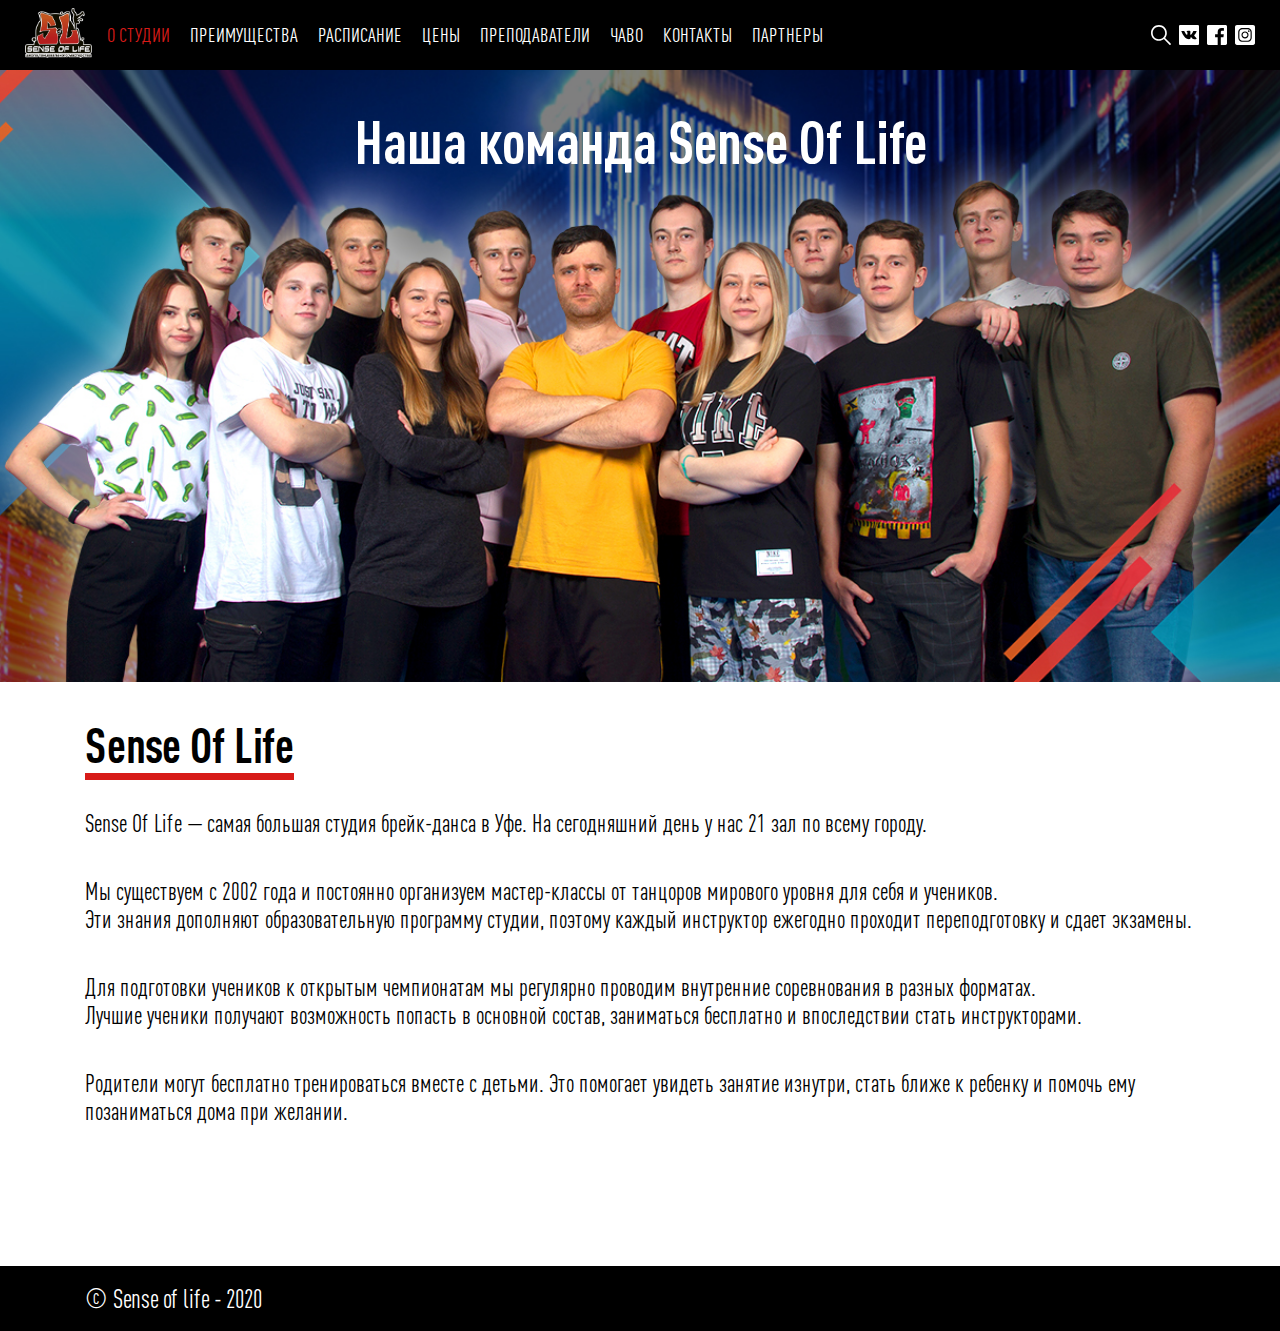
<file: index.html>
<!DOCTYPE html>
<html lang="en">
<head>
    <meta charset="UTF-8">
    <meta name="viewport" content="width=device-width, initial-scale=1.0">
    <title>Sense of life</title>
    <link rel="stylesheet" href="src/css/main.css">
</head>
<body>
    <header>
        <nav>
            <div class="header-burger">
                <span></span>
            </div>
            <div class="logo">
                <a href="#">
                    <img src="src/img/logo.svg" alt="logo">
                </a>
            </div>
            <ul class="menu">
                <li>
                    <a class="menu-link active-menu about-us" href="index.html">О&nbsp;студии</a>
                    <ul class="sub-menu">
                        <li><a class="sub-menu-link active-menu" href="index.html">&bull;&ensp;История</a></li>
                        <li><a class="sub-menu-link" href="rewards.html">&bull;&ensp;Награды</a></li>
                        <li><a class="sub-menu-link" href="achievements.html">&bull;&ensp;Достижения</a></li>
                        <li><a class="sub-menu-link" href="target.html">&bull;&ensp;Цель</a></li>
                        <li><a class="sub-menu-link" href="mission.html">&bull;&ensp;Миссия</a></li>
                        <li><a class="sub-menu-link" href="graduates.html">&bull;&ensp;Наши выпускники</a></li>
                    </ul>
                </li>
                <li><a class="menu-link" href="advantages.html">Преимущества</a></li>
                <li><a class="menu-link" href="timing.html">Расписание</a></li>
                <li><a class="menu-link" href="prices.html">Цены</a></li>
                <li><a class="menu-link" href="teachers.html">Преподаватели</a></li>
                <li><a class="menu-link" href="what.html">Чаво</a></li>
                <li><a class="menu-link" href="contacts.html">Контакты</a></li>
                <li><a class="menu-link" href="partners.html">Партнеры</a></li>
            </ul>
            <ul class="mobile-menu">
                <li>
                    <a class="menu-link active-menu about-us" href="#">О&nbsp;студии</a>
                    <ul class="sub-menu">
                        <li class="mobile-active-menu"><a class="sub-menu-link" href="index.html">&bull;&ensp;История</a></li>
                        <li><a class="sub-menu-link" href="rewards.html">&bull;&ensp;Награды</a></li>
                        <li><a class="sub-menu-link" href="achievements.html">&bull;&ensp;Достижения</a></li>
                        <li><a class="sub-menu-link" href="target.html">&bull;&ensp;Цель</a></li>
                        <li><a class="sub-menu-link" href="mission.html">&bull;&ensp;Миссия</a></li>
                        <li><a class="sub-menu-link" href="graduates.html">&bull;&ensp;Наши выпускники</a></li>
                    </ul>
                </li>
                <li><a class="menu-link" href="advantages.html">Преимущества</a></li>
                <li><a class="menu-link" href="timing.html">Расписание</a></li>
                <li><a class="menu-link" href="prices.html">Цены</a></li>
                <li><a class="menu-link" href="teachers.html">Преподаватели</a></li>
                <li><a class="menu-link" href="what.html">Чаво</a></li>
                <li><a class="menu-link" href="contacts.html">Контакты</a></li>
                <li><a class="menu-link" href="partners.html">Партнеры</a></li>
            </ul>
            <div class="menu-social">
                <a class="vk-icon" href="https://vk.com" target="_blank"></a>
                <a class="facebook-icon" href="https://facebook.com" target="_blank"></a>
                <a class="instagram-icon" href="https://instagram.com" target="_blank"></a>
            </div>
        </nav>
        <div class="links">
            <input class="search-input" type="text">
            <a class="search-icon" href="#"></a>
            <a class="vk-icon" href="https://vk.com" target="_blank"></a>
            <a class="facebook-icon" href="https://facebook.com" target="_blank"></a>
            <a class="instagram-icon" href="https://instagram.com" target="_blank"></a>
        </div>
    </header>
    <main>
        <section class="hero hero-all">
            <div class="container">
                <span>Наша команда Sense Of Life</span>
            </div>
        </section>
        
        <section class="about">
            <div class="container">
                <h1>Sense Of Life</h1>
                <p>Sense Of Life — самая большая студия брейк-данса в Уфе. На сегодняшний день у нас 21 зал по всему городу.</p>
                <p>Мы существуем с 2002 года и постоянно организуем мастер-классы от танцоров мирового уровня для себя и учеников.<br>Эти знания дополняют образовательную программу студии, поэтому каждый инструктор ежегодно проходит переподготовку и сдает экзамены.</p>
                <p>Для подготовки учеников к открытым чемпионатам мы регулярно проводим внутренние соревнования в разных форматах.<br>Лучшие ученики получают возможность попасть в основной состав, заниматься бесплатно и впоследствии стать инструкторами.</p>
                <p>Родители могут бесплатно тренироваться вместе с детьми. Это помогает увидеть занятие изнутри, стать ближе к ребенку и помочь ему позаниматься дома при желании.</p>
            </div>
        </section>

    </main>
    <footer>
        <div class="container">
            <span class="footer-info">© Sense of life - 2020</span>
        </div>
    </footer>
    <script src="src/scripts/script.js">

    </script>
</body>
</html>
</file>
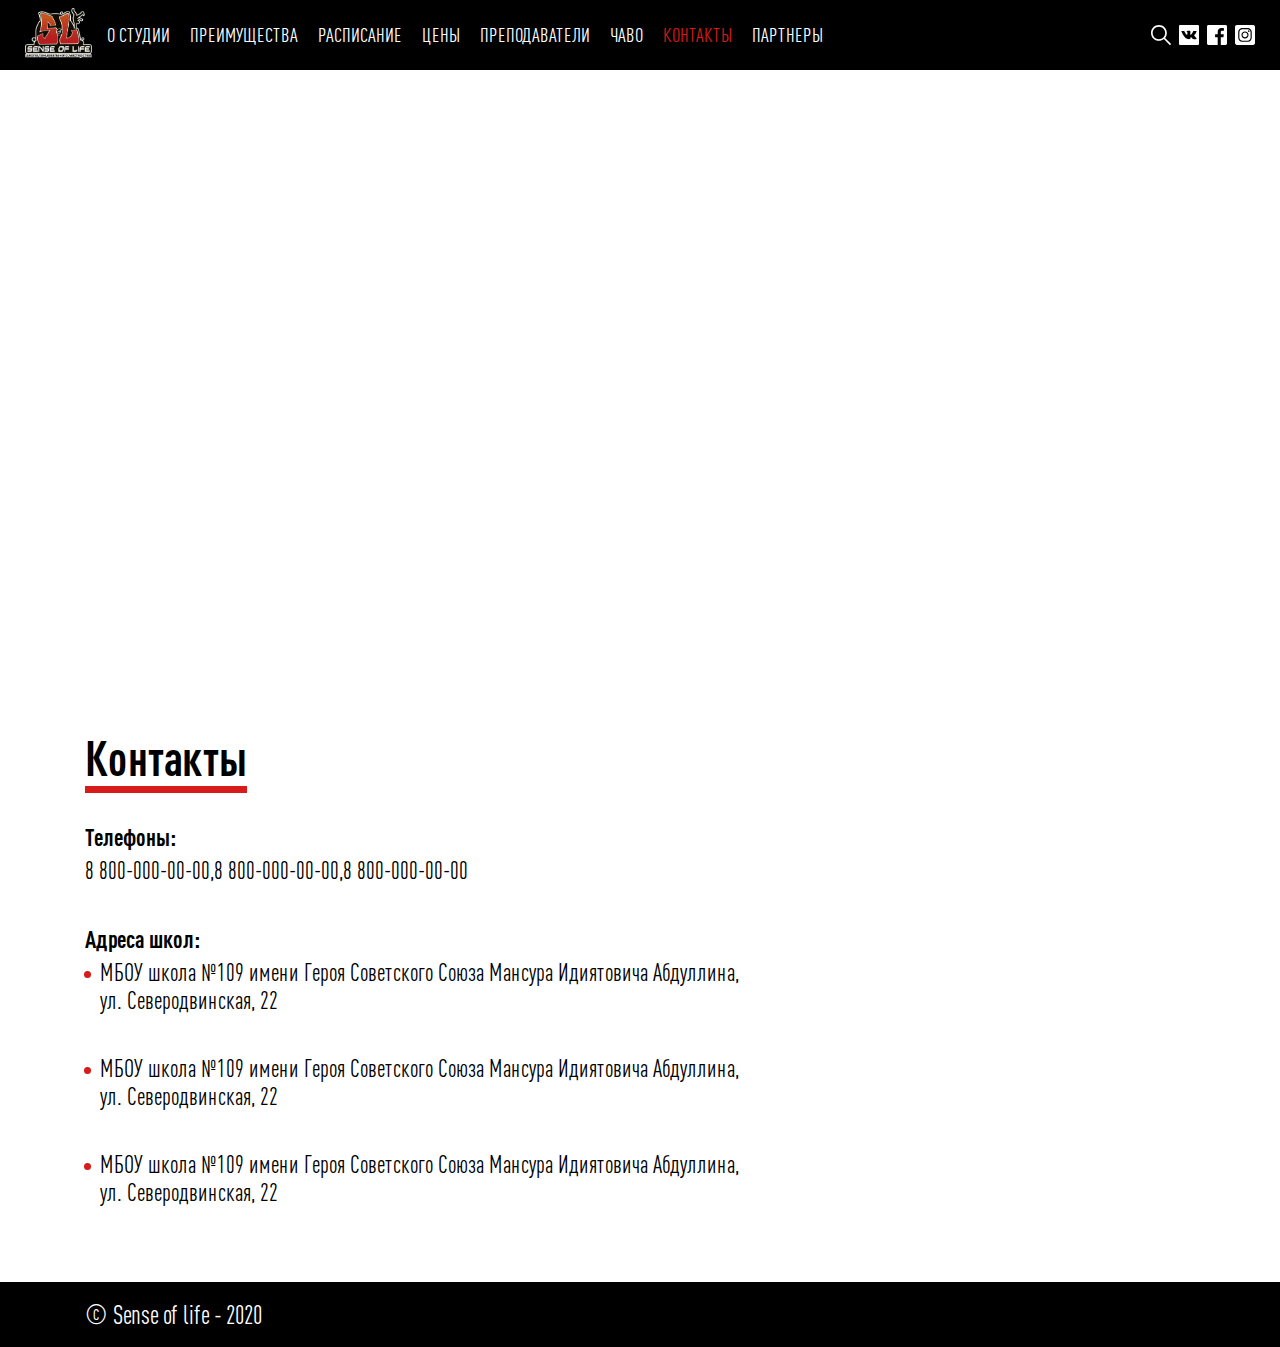
<file: contacts.html>
<!DOCTYPE html>
<html lang="en">
<head>
    <meta charset="UTF-8">
    <meta name="viewport" content="width=device-width, initial-scale=1.0">
    <title>Sense of life</title>
    <link rel="stylesheet" href="src/css/main.css">
</head>
<body>
    <header>
        <nav>
            <div class="header-burger">
                <span></span>
            </div>
            <div class="logo">
                <a href="#">
                    <img src="src/img/logo.svg" alt="logo">
                </a>
            </div>
            <ul class="menu">
                <li>
                    <a class="menu-link about-us" href="index.html">О&nbsp;студии</a>
                    <ul class="sub-menu">
                        <li><a class="sub-menu-link" href="index.html">&bull;&ensp;История</a></li>
                        <li><a class="sub-menu-link" href="rewards.html">&bull;&ensp;Награды</a></li>
                        <li><a class="sub-menu-link" href="achievements.html">&bull;&ensp;Достижения</a></li>
                        <li><a class="sub-menu-link" href="target.html">&bull;&ensp;Цель</a></li>
                        <li><a class="sub-menu-link" href="mission.html">&bull;&ensp;Миссия</a></li>
                        <li><a class="sub-menu-link" href="graduates.html">&bull;&ensp;Наши выпускники</a></li>
                    </ul>
                </li>
                <li><a class="menu-link" href="advantages.html">Преимущества</a></li>
                <li><a class="menu-link" href="timing.html">Расписание</a></li>
                <li><a class="menu-link" href="prices.html">Цены</a></li>
                <li><a class="menu-link" href="teachers.html">Преподаватели</a></li>
                <li><a class="menu-link" href="what.html">Чаво</a></li>
                <li><a class="menu-link active-menu" href="contacts.html">Контакты</a></li>
                <li><a class="menu-link" href="partners.html">Партнеры</a></li>
            </ul>
            <ul class="mobile-menu">
                <li>
                    <a class="menu-link about-us" href="#">О&nbsp;студии</a>
                    <ul class="sub-menu">
                        <li><a class="sub-menu-link" href="index.html">&bull;&ensp;История</a></li>
                        <li><a class="sub-menu-link" href="rewards.html">&bull;&ensp;Награды</a></li>
                        <li><a class="sub-menu-link" href="achievements.html">&bull;&ensp;Достижения</a></li>
                        <li><a class="sub-menu-link" href="target.html">&bull;&ensp;Цель</a></li>
                        <li><a class="sub-menu-link" href="mission.html">&bull;&ensp;Миссия</a></li>
                        <li><a class="sub-menu-link" href="graduates.html">&bull;&ensp;Наши выпускники</a></li>
                    </ul>
                </li>
                <li><a class="menu-link" href="advantages.html">Преимущества</a></li>
                <li><a class="menu-link" href="timing.html">Расписание</a></li>
                <li><a class="menu-link" href="prices.html">Цены</a></li>
                <li><a class="menu-link" href="teachers.html">Преподаватели</a></li>
                <li><a class="menu-link" href="what.html">Чаво</a></li>
                <li><a class="menu-link active-menu" href="contacts.html">Контакты</a></li>
                <li><a class="menu-link" href="partners.html">Партнеры</a></li>
            </ul>
            <div class="menu-social">
                <a class="vk-icon" href="https://vk.com" target="_blank"></a>
                <a class="facebook-icon" href="https://facebook.com" target="_blank"></a>
                <a class="instagram-icon" href="https://instagram.com" target="_blank"></a>
            </div>
        </nav>
        <div class="links">
            <input class="search-input" type="text">
            <a class="search-icon" href="#"></a>
            <a class="vk-icon" href="https://vk.com" target="_blank"></a>
            <a class="facebook-icon" href="https://facebook.com" target="_blank"></a>
            <a class="instagram-icon" href="https://instagram.com" target="_blank"></a>
        </div>
    </header>
    <main>
        <section class="map">
            <div class="map-wrapper"><script type="text/javascript" charset="utf-8" async src="https://api-maps.yandex.ru/services/constructor/1.0/js/?um=constructor%3A67a8f38072d702365c199652a480114fef5cf1d359b2bbddcba786888e94d767&amp;width=100%25&amp;height=100%&amp;lang=ru_RU&amp;scroll=false"></script></div>
        </section>
        <section class="contacts">
            <div class="container">
                <h1>Контакты</h1>
                <div class="contacts-telephone">
                    <h2>Телефоны:</h2>
                    <div class="contacts-telephone_item">
                        <a href="#">8 800-000-00-00,</a>
                        <a href="#">8 800-000-00-00,</a>
                        <a href="#">8 800-000-00-00</a>
                    </div>
                </div>
                <div class="contacts-adress">
                    <h2>Адреса школ:</h2>
                    <ul>
                        <li><p>МБОУ школа №109 имени Героя Советского Союза Мансура Идиятовича Абдуллина,</p><p>ул. Северодвинская, 22</p></li>
                        <li><p>МБОУ школа №109 имени Героя Советского Союза Мансура Идиятовича Абдуллина,</p><p>ул. Северодвинская, 22</p></li>
                        <li><p>МБОУ школа №109 имени Героя Советского Союза Мансура Идиятовича Абдуллина,</p><p>ул. Северодвинская, 22</p></li>
                    </ul>
                </div>
            </div>
        </section>
    </main>
    <footer>
        <div class="container">
            <span>© Sense of life - 2020</span>
        </div>
    </footer>
    <script src="src/scripts/script.js">

    </script>
</body>
</html>
</file>
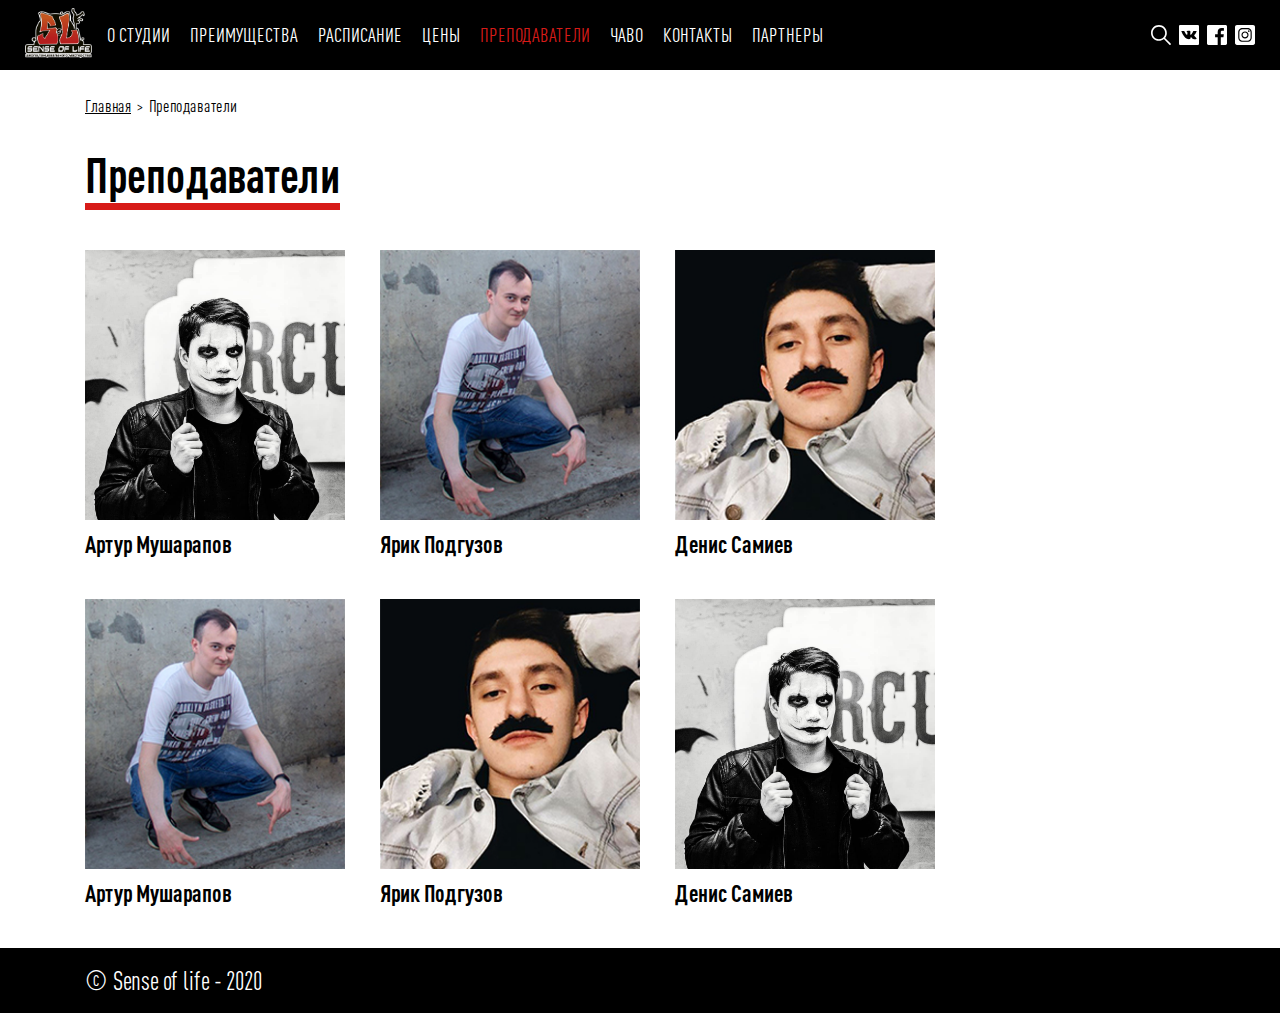
<file: teachers.html>
<!DOCTYPE html>
<html lang="en">
<head>
    <meta charset="UTF-8">
    <meta name="viewport" content="width=device-width, initial-scale=1.0">
    <title>Sense of life</title>
    <link rel="stylesheet" href="src/css/main.css">
</head>
<body>
    <header>
        <nav>
            <div class="header-burger">
                <span></span>
            </div>
            <div class="logo">
                <a href="#">
                    <img src="src/img/logo.svg" alt="logo">
                </a>
            </div>
            <ul class="menu">
                <li>
                    <a class="menu-link about-us" href="index.html">О&nbsp;студии</a>
                    <ul class="sub-menu">
                        <li><a class="sub-menu-link" href="index.html">&bull;&ensp;История</a></li>
                        <li><a class="sub-menu-link" href="rewards.html">&bull;&ensp;Награды</a></li>
                        <li><a class="sub-menu-link" href="achievements.html">&bull;&ensp;Достижения</a></li>
                        <li><a class="sub-menu-link" href="target.html">&bull;&ensp;Цель</a></li>
                        <li><a class="sub-menu-link" href="mission.html">&bull;&ensp;Миссия</a></li>
                        <li><a class="sub-menu-link" href="graduates.html">&bull;&ensp;Наши выпускники</a></li>
                    </ul>
                </li>
                <li><a class="menu-link" href="advantages.html">Преимущества</a></li>
                <li><a class="menu-link" href="timing.html">Расписание</a></li>
                <li><a class="menu-link" href="prices.html">Цены</a></li>
                <li><a class="menu-link active-menu" href="teachers.html">Преподаватели</a></li>
                <li><a class="menu-link" href="what.html">Чаво</a></li>
                <li><a class="menu-link" href="contacts.html">Контакты</a></li>
                <li><a class="menu-link" href="partners.html">Партнеры</a></li>
            </ul>
            <ul class="mobile-menu">
                <li>
                    <a class="menu-link about-us" href="#">О&nbsp;студии</a>
                    <ul class="sub-menu">
                        <li><a class="sub-menu-link" href="index.html">&bull;&ensp;История</a></li>
                        <li><a class="sub-menu-link" href="rewards.html">&bull;&ensp;Награды</a></li>
                        <li><a class="sub-menu-link" href="achievements.html">&bull;&ensp;Достижения</a></li>
                        <li><a class="sub-menu-link" href="target.html">&bull;&ensp;Цель</a></li>
                        <li><a class="sub-menu-link" href="mission.html">&bull;&ensp;Миссия</a></li>
                        <li><a class="sub-menu-link" href="graduates.html">&bull;&ensp;Наши выпускники</a></li>
                    </ul>
                </li>
                <li><a class="menu-link" href="advantages.html">Преимущества</a></li>
                <li><a class="menu-link" href="timing.html">Расписание</a></li>
                <li><a class="menu-link" href="prices.html">Цены</a></li>
                <li><a class="menu-link active-menu" href="teachers.html">Преподаватели</a></li>
                <li><a class="menu-link" href="what.html">Чаво</a></li>
                <li><a class="menu-link" href="contacts.html">Контакты</a></li>
                <li><a class="menu-link" href="partners.html">Партнеры</a></li>
            </ul>
            <div class="menu-social">
                <a class="vk-icon" href="https://vk.com" target="_blank"></a>
                <a class="facebook-icon" href="https://facebook.com" target="_blank"></a>
                <a class="instagram-icon" href="https://instagram.com" target="_blank"></a>
            </div>
        </nav>
        <div class="links">
            <input class="search-input" type="text">
            <a class="search-icon" href="#"></a>
            <a class="vk-icon" href="https://vk.com" target="_blank"></a>
            <a class="facebook-icon" href="https://facebook.com" target="_blank"></a>
            <a class="instagram-icon" href="https://instagram.com" target="_blank"></a>
        </div>
    </header>
    <main>
        <div class="container">
            <div class="teachers-hero hero-all">
                <div class="bread-crumbs">
                    <a class="underline" href="index.html">Главная</a>
                    <span>&nbsp;>&nbsp;</span>
                    <a href="teachers.html">Преподаватели</a>
                </div>
                <h1>Преподаватели</h1>
                
                <div class="teachers-cards">
                    <a class="teacher-card" href="/teachers-cards/artur.html">
                        <div class="card-img">
                           <img src="src/img/teachers/1.jpg" alt="teacher-photo">
                        </div>
                        <span>Артур Мушарапов</span>
                    </a>
                    <div class="teacher-card">
                       <div class="card-img">
                           <img src="src/img/teachers/2.jpg" alt="teacher-photo">
                       </div>
                       <span>Ярик Подгузов</span>
                    </div>
                    <div class="teacher-card">
                       <div class="card-img">
                           <img src="src/img/teachers/3.jpg" alt="teacher-photo">
                       </div>
                       <span>Денис Самиев</span>
                    </div>
               
                    <div class="teacher-card">
                       <div class="card-img">
                           <img src="src/img/teachers/2.jpg" alt="teacher-photo">
                       </div>
                       <span>Артур Мушарапов</span>
                   </div>
                   <div class="teacher-card">
                       <div class="card-img">
                           <img src="src/img/teachers/3.jpg" alt="teacher-photo">
                       </div>
                       <span>Ярик Подгузов</span>
                   </div>
                   <div class="teacher-card">
                        <div class="card-img">
                           <img src="src/img/teachers/1.jpg" alt="teacher-photo">
                        </div>
                        <span>Денис Самиев</span>
                   </div>
                </div>
            </div>
        </div>
    </main>
    <footer>
        <div class="container">
            <span>© Sense of life - 2020</span>
        </div>
    </footer>
    <script src="src/scripts/script.js">

    </script>
</body>
</html>
</file>
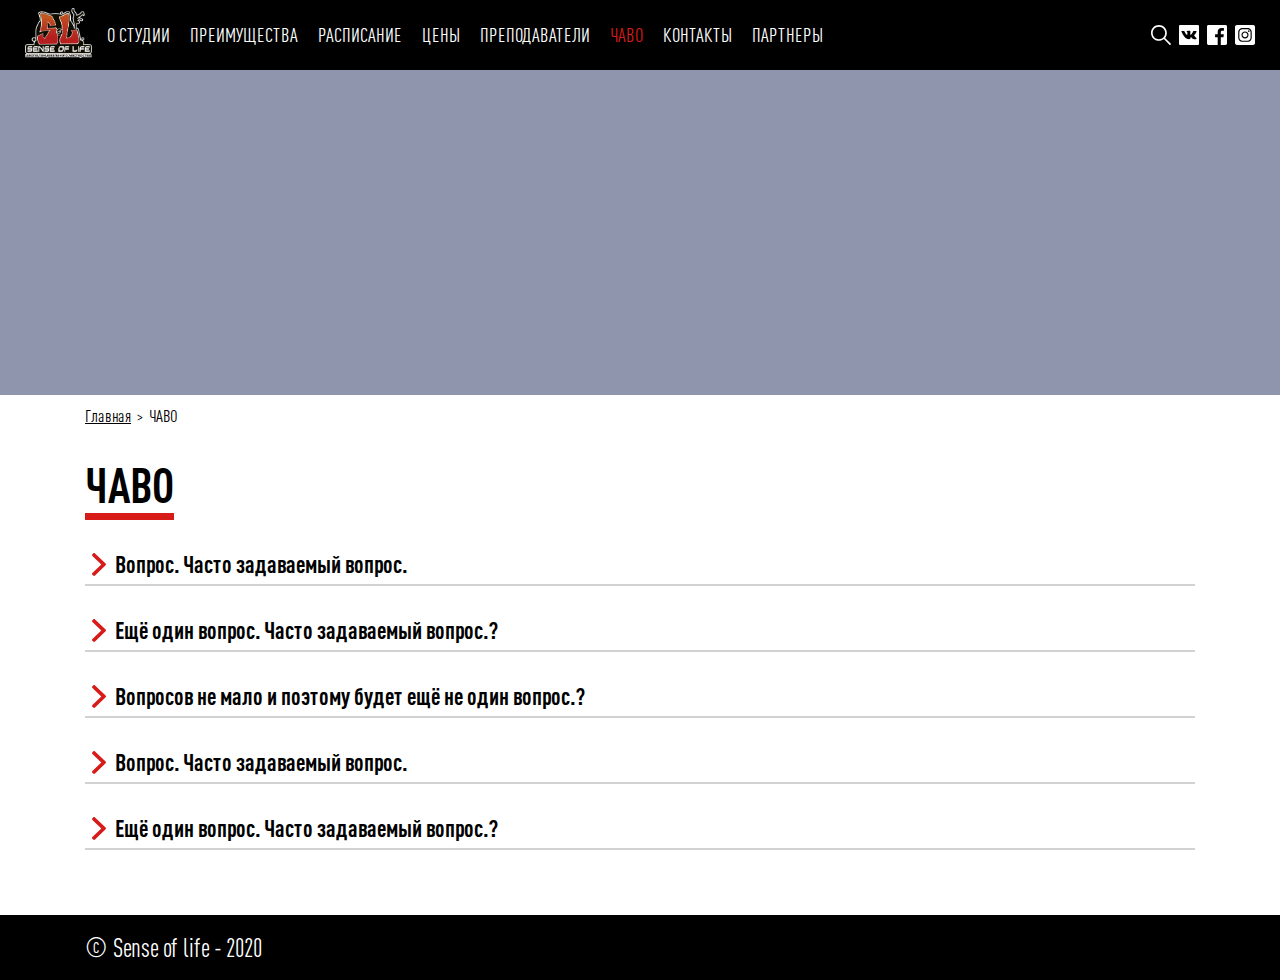
<file: what.html>
<!DOCTYPE html>
<html lang="en">
<head>
    <meta charset="UTF-8">
    <meta name="viewport" content="width=device-width, initial-scale=1.0">
    <title>Sense of life</title>
    <link rel="stylesheet" href="src/css/main.css">
</head>
<body>
    <header>
        <nav>
            <div class="header-burger">
                <span></span>
            </div>
            <div class="logo">
                <a href="#">
                    <img src="src/img/logo.svg" alt="logo">
                </a>
            </div>
            <ul class="menu">
                <li>
                    <a class="menu-link about-us" href="index.html">О&nbsp;студии</a>
                    <ul class="sub-menu">
                        <li><a class="sub-menu-link" href="index.html">&bull;&ensp;История</a></li>
                        <li><a class="sub-menu-link" href="rewards.html">&bull;&ensp;Награды</a></li>
                        <li><a class="sub-menu-link" href="achievements.html">&bull;&ensp;Достижения</a></li>
                        <li><a class="sub-menu-link" href="target.html">&bull;&ensp;Цель</a></li>
                        <li><a class="sub-menu-link" href="mission.html">&bull;&ensp;Миссия</a></li>
                        <li><a class="sub-menu-link" href="graduates.html">&bull;&ensp;Наши выпускники</a></li>
                    </ul>
                </li>
                <li><a class="menu-link" href="advantages.html">Преимущества</a></li>
                <li><a class="menu-link" href="timing.html">Расписание</a></li>
                <li><a class="menu-link" href="prices.html">Цены</a></li>
                <li><a class="menu-link" href="teachers.html">Преподаватели</a></li>
                <li><a class="menu-link active-menu" href="what.html">Чаво</a></li>
                <li><a class="menu-link" href="contacts.html">Контакты</a></li>
                <li><a class="menu-link" href="partners.html">Партнеры</a></li>
            </ul>
            <ul class="mobile-menu">
                <li>
                    <a class="menu-link about-us" href="#">О&nbsp;студии</a>
                    <ul class="sub-menu">
                        <li><a class="sub-menu-link" href="index.html">&bull;&ensp;История</a></li>
                        <li><a class="sub-menu-link" href="rewards.html">&bull;&ensp;Награды</a></li>
                        <li><a class="sub-menu-link" href="achievements.html">&bull;&ensp;Достижения</a></li>
                        <li><a class="sub-menu-link" href="target.html">&bull;&ensp;Цель</a></li>
                        <li><a class="sub-menu-link" href="mission.html">&bull;&ensp;Миссия</a></li>
                        <li><a class="sub-menu-link" href="graduates.html">&bull;&ensp;Наши выпускники</a></li>
                    </ul>
                </li>
                <li><a class="menu-link" href="advantages.html">Преимущества</a></li>
                <li><a class="menu-link" href="timing.html">Расписание</a></li>
                <li><a class="menu-link" href="prices.html">Цены</a></li>
                <li><a class="menu-link" href="teachers.html">Преподаватели</a></li>
                <li><a class="menu-link active-menu" href="what.html">Чаво</a></li>
                <li><a class="menu-link" href="contacts.html">Контакты</a></li>
                <li><a class="menu-link" href="partners.html">Партнеры</a></li>
            </ul>
            <div class="menu-social">
                <a class="vk-icon" href="https://vk.com" target="_blank"></a>
                <a class="facebook-icon" href="https://facebook.com" target="_blank"></a>
                <a class="instagram-icon" href="https://instagram.com" target="_blank"></a>
            </div>
        </nav>
        <div class="links">
            <input class="search-input" type="text">
            <a class="search-icon" href="#"></a>
            <a class="vk-icon" href="https://vk.com" target="_blank"></a>
            <a class="facebook-icon" href="https://facebook.com" target="_blank"></a>
            <a class="instagram-icon" href="https://instagram.com" target="_blank"></a>
        </div>
    </header>
    <main>

        <div class="what_banner">
        </div>
        <section class="what_section">
            <div class="container">
                <div class="bread-crumbs">
                    <a class="underline" href="index.html">Главная</a>
                    <span>&nbsp;&gt;&nbsp;</span>
                    <a href="what.html">ЧАВО</a>                    
                </div>    
                <h1>ЧАВО</h1> 
                <div class="what_answer closed">
                    <div class="what_answer_title">
                       <img class="what_answer__arrow" src="./src/img/arrow.svg" alt="">
                        <h2>Вопрос. Часто задаваемый вопрос.</h2>
                    </div>
                    <p class="what_answer__text">Ответ на на этот вопрос. Который часто задаваемый. Ответ на на этот вопрос. Который часто задаваемый. Ответ на на этот 
                        вопрос. Который часто задаваемый. Ответ на на этот вопрос. Который часто задаваемый.</p>
                </div>
                <div class="what_answer closed">
                    <div class="what_answer_title">
                        <img class="what_answer__arrow" src="./src/img/arrow.svg" alt="">
                        <h2>Ещё один вопрос. Часто задаваемый вопрос.?</h2>
                    </div>
                    <p class="what_answer__text">Ответ на на этот вопрос. Который часто задаваемый. Ответ на на этот вопрос. Который часто задаваемый. Ответ на на этот 
                        вопрос. Который часто задаваемый. Ответ на на этот вопрос. Который часто задаваемый.</p>
                </div>
                <div class="what_answer closed">
                    <div class="what_answer_title">
                        <img class="what_answer__arrow" src="./src/img/arrow.svg" alt="">
                        <h2>Вопросов не мало и поэтому будет ещё не один вопрос.?</h2>
                    </div>
                    <p class="what_answer__text">Ответ на на этот вопрос. Который часто задаваемый. Ответ на на этот вопрос. Который часто задаваемый. Ответ на на этот 
                        вопрос. Который часто задаваемый. Ответ на на этот вопрос. Который часто задаваемый.</p>
                </div>
                <div class="what_answer closed">
                    <div class="what_answer_title">
                        <img class="what_answer__arrow" src="./src/img/arrow.svg" alt="">
                        <h2>Вопрос. Часто задаваемый вопрос.</h2>
                    </div>
                    <p class="what_answer__text">Ответ на на этот вопрос. Который часто задаваемый. Ответ на на этот вопрос. Который часто задаваемый. Ответ на на этот 
                        вопрос. Который часто задаваемый. Ответ на на этот вопрос. Который часто задаваемый.</p>
                </div>
                <div class="what_answer closed">
                    <div class="what_answer_title">
                        <img class="what_answer__arrow" src="./src/img/arrow.svg" alt="">
                        <h2>Ещё один вопрос. Часто задаваемый вопрос.?</h2>
                    </div>
                    <p class="what_answer__text">Ответ на на этот вопрос. Который часто задаваемый. Ответ на на этот вопрос. Который часто задаваемый. Ответ на на этот 
                        вопрос. Который часто задаваемый. Ответ на на этот вопрос. Который часто задаваемый.</p>
                </div>           
            </div>
        </section>       
    </main>
    <footer>
        <div class="container">
            <span>© Sense of life - 2020</span>
        </div>
    </footer>
    <script src="src/scripts/script.js"></script>
</body>
</html>
</file>
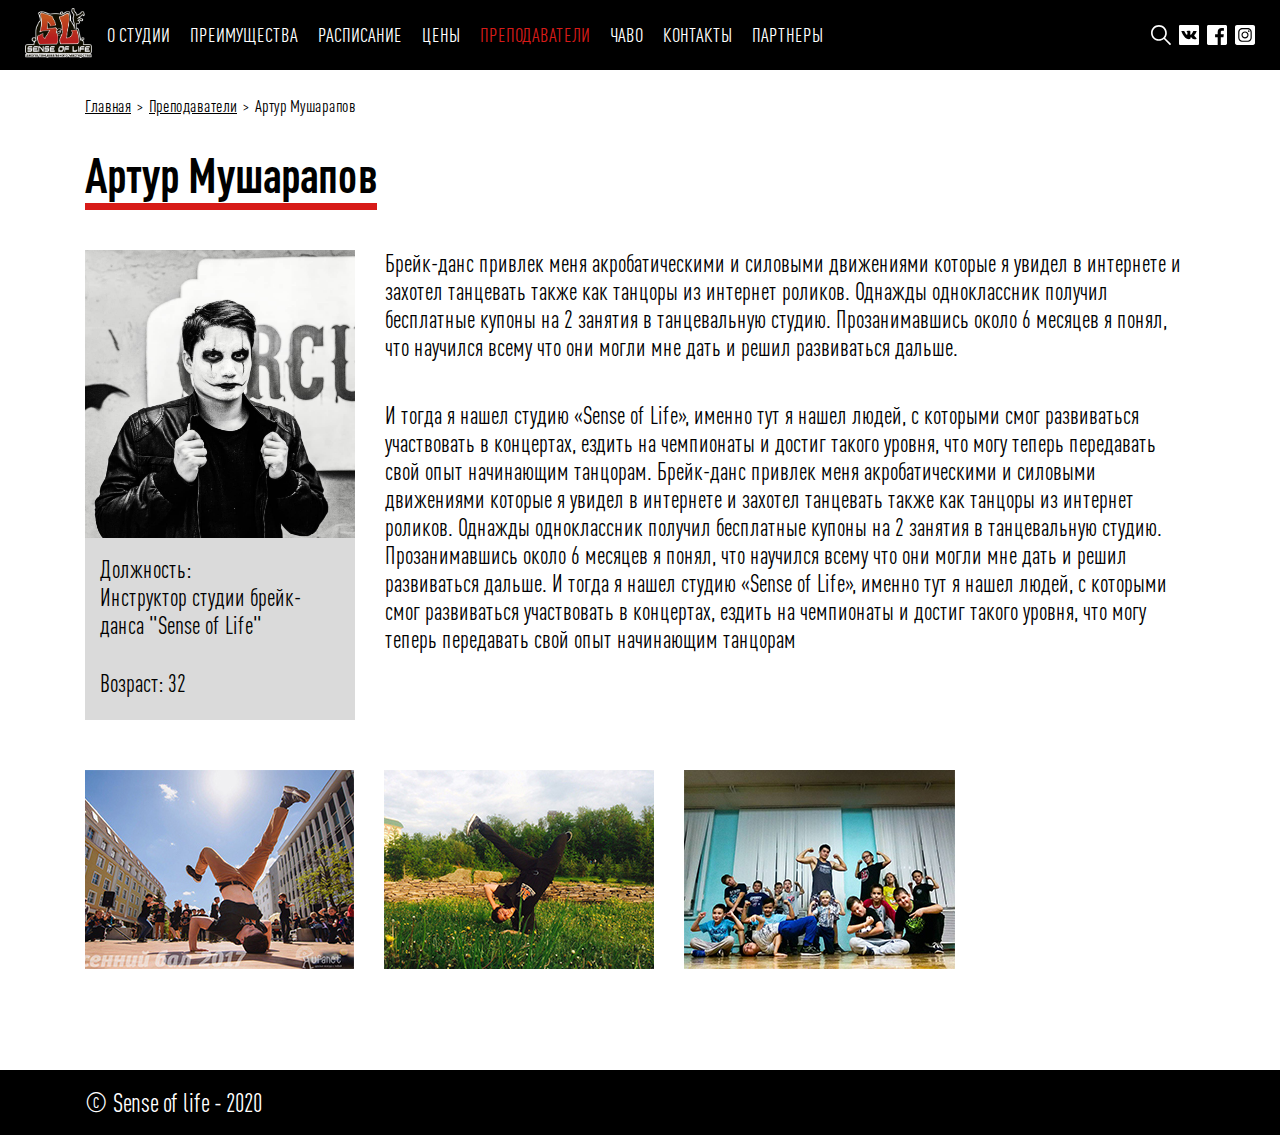
<file: teachers-cards/artur.html>
<!DOCTYPE html>
<html lang="en">
<head>
    <meta charset="UTF-8">
    <meta name="viewport" content="width=device-width, initial-scale=1.0">
    <title>Sense of life</title>
    <link rel="stylesheet" href="../src/css/main.css">
</head>
<body>
    <header>
        <nav>
            <div class="header-burger">
                <span></span>
            </div>
            <div class="logo">
                <a href="#">
                    <img src="../src/img/logo.svg" alt="logo">
                </a>
            </div>
            <ul class="menu">
                <li>
                    <a class="menu-link about-us" href="../index.html">О&nbsp;студии</a>
                    <ul class="sub-menu">
                        <li><a class="sub-menu-link" href="../index.html">&bull;&ensp;История</a></li>
                        <li><a class="sub-menu-link" href="../rewards.html">&bull;&ensp;Награды</a></li>
                        <li><a class="sub-menu-link" href="../achievements.html">&bull;&ensp;Достижения</a></li>
                        <li><a class="sub-menu-link" href="../target.html">&bull;&ensp;Цель</a></li>
                        <li><a class="sub-menu-link" href="../mission.html">&bull;&ensp;Миссия</a></li>
                        <li><a class="sub-menu-link" href="../graduates.html">&bull;&ensp;Наши выпускники</a></li>
                    </ul>
                </li>
                <li><a class="menu-link" href="../advantages.html">Преимущества</a></li>
                <li><a class="menu-link" href="../timing.html">Расписание</a></li>
                <li><a class="menu-link" href="../prices.html">Цены</a></li>
                <li><a class="menu-link active-menu" href="../teachers.html">Преподаватели</a></li>
                <li><a class="menu-link" href="../what.html">Чаво</a></li>
                <li><a class="menu-link" href="../contacts.html">Контакты</a></li>
                <li><a class="menu-link" href="../partners.html">Партнеры</a></li>
            </ul>
            <ul class="mobile-menu">
                <li>
                    <a class="menu-link about-us" href="#">О&nbsp;студии</a>
                    <ul class="sub-menu">
                        <li><a class="sub-menu-link" href="../index.html">&bull;&ensp;История</a></li>
                        <li><a class="sub-menu-link" href="../rewards.html">&bull;&ensp;Награды</a></li>
                        <li><a class="sub-menu-link" href="../achievements.html">&bull;&ensp;Достижения</a></li>
                        <li><a class="sub-menu-link" href="../target.html">&bull;&ensp;Цель</a></li>
                        <li><a class="sub-menu-link" href="../mission.html">&bull;&ensp;Миссия</a></li>
                        <li><a class="sub-menu-link" href="../graduates.html">&bull;&ensp;Наши выпускники</a></li>
                    </ul>
                </li>
                <li><a class="menu-link" href="../advantages.html">Преимущества</a></li>
                <li><a class="menu-link" href="../timing.html">Расписание</a></li>
                <li><a class="menu-link" href="../prices.html">Цены</a></li>
                <li><a class="menu-link active-menu" href="../teachers.html">Преподаватели</a></li>
                <li><a class="menu-link" href="../what.html">Чаво</a></li>
                <li><a class="menu-link" href="../contacts.html">Контакты</a></li>
                <li><a class="menu-link" href="../partners.html">Партнеры</a></li>
            </ul>
            <div class="menu-social">
                <a class="vk-icon" href="https://vk.com" target="_blank"></a>
                <a class="facebook-icon" href="https://facebook.com" target="_blank"></a>
                <a class="instagram-icon" href="https://instagram.com" target="_blank"></a>
            </div>
        </nav>
        <div class="links">
            <input class="search-input" type="text">
            <a class="search-icon" href="#"></a>
            <a class="vk-icon" href="https://vk.com" target="_blank"></a>
            <a class="facebook-icon" href="https://facebook.com" target="_blank"></a>
            <a class="instagram-icon" href="https://instagram.com" target="_blank"></a>
        </div>
    </header>
    <main>
        <div class="container">
            <div class="teachers-hero hero-all">
                <div class="bread-crumbs">
                    <a class="underline" href="../index.html">Главная</a>
                    <span>&nbsp;>&nbsp;</span>
                    <a class="underline" href="../teachers.html">Преподаватели</a>
                    <span>&nbsp;>&nbsp;</span>
                    <a href="artur.html">Артур Мушарапов</a>
                </div>
                <h1>Артур Мушарапов</h1>
                
  
            </div>
            <div class="teacher-block">
                <div class="teacher-info">
                    <div class="teacher-info__img">
                        <img src="../src/img/teachers/1.jpg" alt="">
                    </div>
                    <div class="teacher-info__text">
                        <span class="position">Должность:<br>Инструктор студии брейк-данса "Sense of Life"</span><br>
                        <span>Возраст:&nbsp;32</span>
                    </div>
                </div>
                <div class="teacher-text">
                    <p>Брейк-данс привлек меня акробатическими и силовыми движениями которые я увидел 
                        в интернете и захотел танцевать также как танцоры из интернет роликов. Однажды 
                        одноклассник получил бесплатные купоны на 2 занятия в танцевальную студию. 
                        Прозанимавшись около 6 месяцев я понял, что научился всему что они могли мне дать 
                        и решил развиваться дальше. </p>
                    <p>И тогда я нашел студию «Sense of Life», именно тут я нашел людей, с которыми смог 
                        развиваться участвовать в концертах, ездить на чемпионаты и достиг такого уровня, 
                        что могу теперь передавать свой опыт начинающим танцорам. Брейк-данс привлек 
                        меня акробатическими и силовыми движениями которые я увидел в интернете и 
                        захотел танцевать также как танцоры из интернет роликов. Однажды одноклассник 
                        получил бесплатные купоны на 2 занятия в танцевальную студию. Прозанимавшись около 
                        6 месяцев я понял, что научился всему что они могли мне дать и решил развиваться 
                        дальше. И тогда я нашел студию «Sense of Life», именно тут я нашел людей, с которыми 
                        смог развиваться участвовать в концертах, ездить на чемпионаты и достиг такого уровня, 
                        что могу теперь передавать свой опыт начинающим танцорам</p>
                </div>
            </div>
            <div class="teacher-gallery">
                <div class="teacher-gallery__item">
                    <img src="../src/img/teachers/gallery/1.jpg" alt="">
                </div>
                <div class="teacher-gallery__item">
                    <img src="../src/img/teachers/gallery/2.jpg" alt="">
                </div>
                <div class="teacher-gallery__item">
                    <img src="../src/img/teachers/gallery/3.jpg" alt="">
                </div>
            </div>
        </div>
    </main>
    <footer>
        <div class="container">
            <span>© Sense of life - 2020</span>
        </div>
    </footer>
    <script src="../src/scripts/script.js">

    </script>
</body>
</html>
</file>
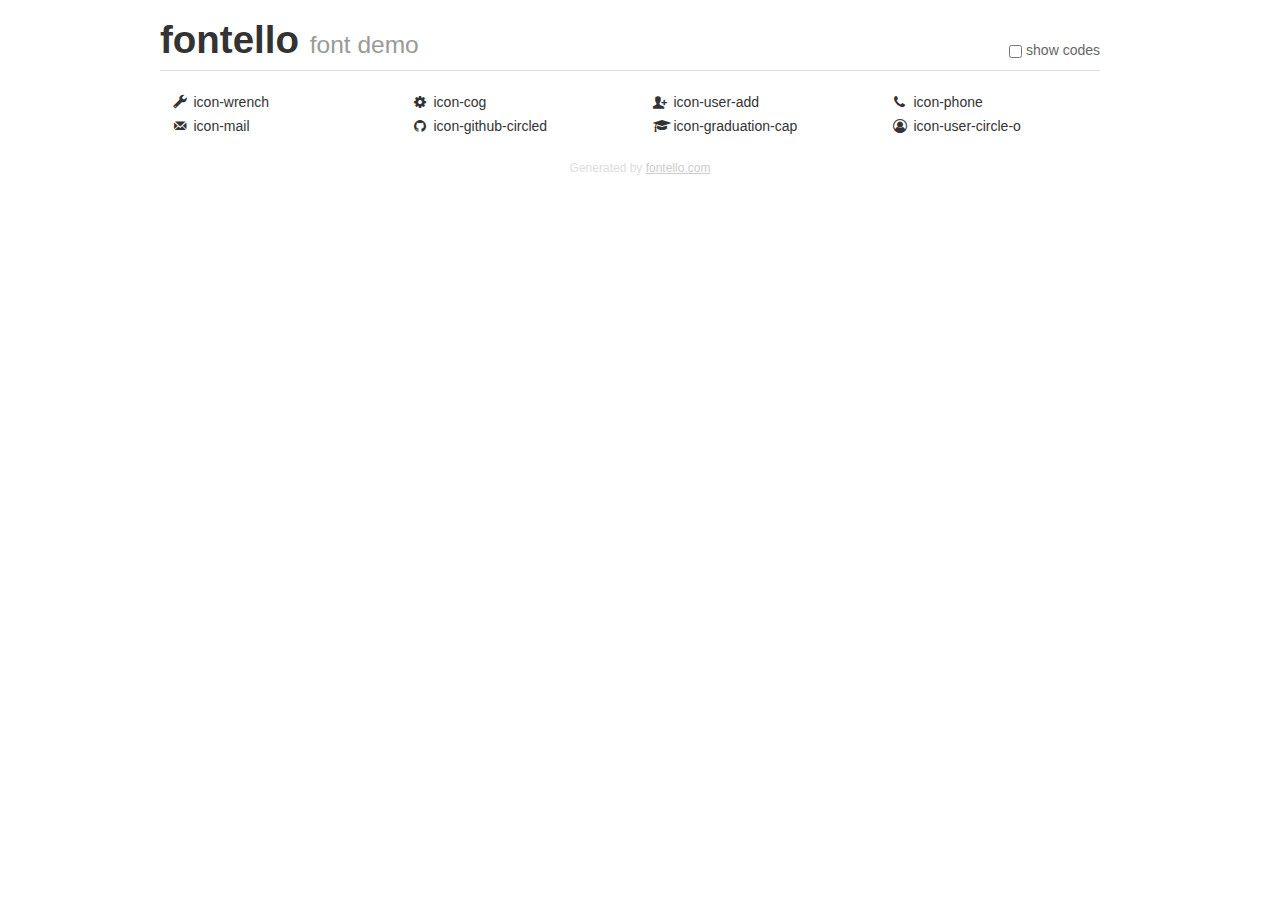
<file: style/img/fontello/demo.html>
<!DOCTYPE html>
<html>
  <head><!--[if lt IE 9]><script language="javascript" type="text/javascript" src="//html5shim.googlecode.com/svn/trunk/html5.js"></script><![endif]-->
    <meta charset="UTF-8"><style>/*
 * Bootstrap v2.2.1
 *
 * Copyright 2012 Twitter, Inc
 * Licensed under the Apache License v2.0
 * http://www.apache.org/licenses/LICENSE-2.0
 *
 * Designed and built with all the love in the world @twitter by @mdo and @fat.
 */
.clearfix {
  *zoom: 1;
}
.clearfix:before,
.clearfix:after {
  display: table;
  content: "";
  line-height: 0;
}
.clearfix:after {
  clear: both;
}
html {
  font-size: 100%;
  -webkit-text-size-adjust: 100%;
  -ms-text-size-adjust: 100%;
}
a:focus {
  outline: thin dotted #333;
  outline: 5px auto -webkit-focus-ring-color;
  outline-offset: -2px;
}
a:hover,
a:active {
  outline: 0;
}
button,
input,
select,
textarea {
  margin: 0;
  font-size: 100%;
  vertical-align: middle;
}
button,
input {
  *overflow: visible;
  line-height: normal;
}
button::-moz-focus-inner,
input::-moz-focus-inner {
  padding: 0;
  border: 0;
}
body {
  margin: 0;
  font-family: "Helvetica Neue", Helvetica, Arial, sans-serif;
  font-size: 14px;
  line-height: 20px;
  color: #333;
  background-color: #fff;
}
a {
  color: #08c;
  text-decoration: none;
}
a:hover {
  color: #005580;
  text-decoration: underline;
}
.row {
  margin-left: -20px;
  *zoom: 1;
}
.row:before,
.row:after {
  display: table;
  content: "";
  line-height: 0;
}
.row:after {
  clear: both;
}
[class*="span"] {
  float: left;
  min-height: 1px;
  margin-left: 20px;
}
.container,
.navbar-static-top .container,
.navbar-fixed-top .container,
.navbar-fixed-bottom .container {
  width: 940px;
}
.span12 {
  width: 940px;
}
.span11 {
  width: 860px;
}
.span10 {
  width: 780px;
}
.span9 {
  width: 700px;
}
.span8 {
  width: 620px;
}
.span7 {
  width: 540px;
}
.span6 {
  width: 460px;
}
.span5 {
  width: 380px;
}
.span4 {
  width: 300px;
}
.span3 {
  width: 220px;
}
.span2 {
  width: 140px;
}
.span1 {
  width: 60px;
}
[class*="span"].pull-right,
.row-fluid [class*="span"].pull-right {
  float: right;
}
.container {
  margin-right: auto;
  margin-left: auto;
  *zoom: 1;
}
.container:before,
.container:after {
  display: table;
  content: "";
  line-height: 0;
}
.container:after {
  clear: both;
}
p {
  margin: 0 0 10px;
}
.lead {
  margin-bottom: 20px;
  font-size: 21px;
  font-weight: 200;
  line-height: 30px;
}
small {
  font-size: 85%;
}
h1 {
  margin: 10px 0;
  font-family: inherit;
  font-weight: bold;
  line-height: 20px;
  color: inherit;
  text-rendering: optimizelegibility;
}
h1 small {
  font-weight: normal;
  line-height: 1;
  color: #999;
}
h1 {
  line-height: 40px;
}
h1 {
  font-size: 38.5px;
}
h1 small {
  font-size: 24.5px;
}
body {
  margin-top: 90px;
}
.header {
  position: fixed;
  top: 0;
  left: 50%;
  margin-left: -480px;
  background-color: #fff;
  border-bottom: 1px solid #ddd;
  padding-top: 10px;
  z-index: 10;
}
.footer {
  color: #ddd;
  font-size: 12px;
  text-align: center;
  margin-top: 20px;
}
.footer a {
  color: #ccc;
  text-decoration: underline;
}
.the-icons {
  font-size: 14px;
  line-height: 24px;
}
.switch {
  position: absolute;
  right: 0;
  bottom: 10px;
  color: #666;
}
.switch input {
  margin-right: 0.3em;
}
.codesOn .i-name {
  display: none;
}
.codesOn .i-code {
  display: inline;
}
.i-code {
  display: none;
}
@font-face {
      font-family: 'fontello';
      src: url('./font/fontello.eot?9038188');
      src: url('./font/fontello.eot?9038188#iefix') format('embedded-opentype'),
           url('./font/fontello.woff?9038188') format('woff'),
           url('./font/fontello.ttf?9038188') format('truetype'),
           url('./font/fontello.svg?9038188#fontello') format('svg');
      font-weight: normal;
      font-style: normal;
    }
     
     
    .demo-icon
    {
      font-family: "fontello";
      font-style: normal;
      font-weight: normal;
      speak: none;
     
      display: inline-block;
      text-decoration: inherit;
      width: 1em;
      margin-right: .2em;
      text-align: center;
      /* opacity: .8; */
     
      /* For safety - reset parent styles, that can break glyph codes*/
      font-variant: normal;
      text-transform: none;
     
      /* fix buttons height, for twitter bootstrap */
      line-height: 1em;
     
      /* Animation center compensation - margins should be symmetric */
      /* remove if not needed */
      margin-left: .2em;
     
      /* You can be more comfortable with increased icons size */
      /* font-size: 120%; */
     
      /* Font smoothing. That was taken from TWBS */
      -webkit-font-smoothing: antialiased;
      -moz-osx-font-smoothing: grayscale;
     
      /* Uncomment for 3D effect */
      /* text-shadow: 1px 1px 1px rgba(127, 127, 127, 0.3); */
    }
     </style>
    <link rel="stylesheet" href="css/animation.css"><!--[if IE 7]><link rel="stylesheet" href="css/" + font.fontname + "-ie7.css"><![endif]-->
    <script>
      function toggleCodes(on) {
        var obj = document.getElementById('icons');
      
        if (on) {
          obj.className += ' codesOn';
        } else {
          obj.className = obj.className.replace(' codesOn', '');
        }
      }
      
    </script>
  </head>
  <body>
    <div class="container header">
      <h1>fontello <small>font demo</small></h1>
      <label class="switch">
        <input type="checkbox" onclick="toggleCodes(this.checked)">show codes
      </label>
    </div>
    <div class="container" id="icons">
      <div class="row">
        <div class="the-icons span3" title="Code: 0xe800"><i class="demo-icon icon-wrench">&#xe800;</i> <span class="i-name">icon-wrench</span><span class="i-code">0xe800</span></div>
        <div class="the-icons span3" title="Code: 0xe801"><i class="demo-icon icon-cog">&#xe801;</i> <span class="i-name">icon-cog</span><span class="i-code">0xe801</span></div>
        <div class="the-icons span3" title="Code: 0xe802"><i class="demo-icon icon-user-add">&#xe802;</i> <span class="i-name">icon-user-add</span><span class="i-code">0xe802</span></div>
        <div class="the-icons span3" title="Code: 0xe803"><i class="demo-icon icon-phone">&#xe803;</i> <span class="i-name">icon-phone</span><span class="i-code">0xe803</span></div>
      </div>
      <div class="row">
        <div class="the-icons span3" title="Code: 0xe804"><i class="demo-icon icon-mail">&#xe804;</i> <span class="i-name">icon-mail</span><span class="i-code">0xe804</span></div>
        <div class="the-icons span3" title="Code: 0xf09b"><i class="demo-icon icon-github-circled">&#xf09b;</i> <span class="i-name">icon-github-circled</span><span class="i-code">0xf09b</span></div>
        <div class="the-icons span3" title="Code: 0xf19d"><i class="demo-icon icon-graduation-cap">&#xf19d;</i> <span class="i-name">icon-graduation-cap</span><span class="i-code">0xf19d</span></div>
        <div class="the-icons span3" title="Code: 0xf2be"><i class="demo-icon icon-user-circle-o">&#xf2be;</i> <span class="i-name">icon-user-circle-o</span><span class="i-code">0xf2be</span></div>
      </div>
    </div>
    <div class="container footer">Generated by <a href="http://fontello.com">fontello.com</a></div>
  </body>
</html>
</file>
<file: src/css/main.css>
@import url("fonts.css");
@import url("../libs/bootstrap-grid.min.css");
@import url("header.css");
@import url("footer.css");
@import url("index.css");
@import url("media.css");
@import url("teachers.css");
@import url("what.css");
@import url("contacts.css");



* {
    margin: 0;
    padding: 0;
    font-family: 'DIN Pro Cond', sans-serif;
    box-sizing: border-box;
}

html, body {
    height: 100%;
}

body {
    display: -webkit-box;
    display: flex;
    -webkit-box-orient: vertical;
    -webkit-box-direction: normal;
            flex-direction: column;
}

main {
    -webkit-box-flex: 1;
            flex: 1 0 auto;
}

a {
    text-decoration: none;
    color: #fff;
}
h1 {
    display: inline-block;
    font-size: 48px;
    font-weight: bold;
    border-bottom: 7px solid #d71b18;
    margin-bottom: 30px;
}

p {
    font-size: 24px;
    margin-bottom: 40px;
}

.menu li:hover .sub-menu{
    display: -webkit-box;
    display: flex;
    -webkit-box-orient: vertical;
    -webkit-box-direction: normal;
            flex-direction: column;
}

.menu li:hover>a {
    color: #d71b18;
}
.sub-menu li:hover a{
    color: #d71b18;
}
@media (min-width: 820px) {
    .mobile-menu {display: none;}
}
@media (max-width: 820px) {
    .menu {display: none;}
    .sub-menu.open{
        display: flex;
        flex-direction: column;
        line-height: 13px;
        text-align: left;
        position: initial;
        font-size: 20px;
    }
    .sub-menu.open li {
        background: none;
    }
    .mobile-active-menu {
        box-sizing: border-box;
        background: #d71b18 !important;
    }

    .sub-menu li:hover {
        background: #d71b18;
    }
    .sub-menu li:hover a {
        color: #fff;
    }
    .menu li:hover .sub-menu{
        display: none;
    }

}
</file>
<file: style/img/fontello/css/animation.css>
/*
   Animation example, for spinners
*/
.animate-spin {
  -moz-animation: spin 2s infinite linear;
  -o-animation: spin 2s infinite linear;
  -webkit-animation: spin 2s infinite linear;
  animation: spin 2s infinite linear;
  display: inline-block;
}
@-moz-keyframes spin {
  0% {
    -moz-transform: rotate(0deg);
    -o-transform: rotate(0deg);
    -webkit-transform: rotate(0deg);
    transform: rotate(0deg);
  }

  100% {
    -moz-transform: rotate(359deg);
    -o-transform: rotate(359deg);
    -webkit-transform: rotate(359deg);
    transform: rotate(359deg);
  }
}
@-webkit-keyframes spin {
  0% {
    -moz-transform: rotate(0deg);
    -o-transform: rotate(0deg);
    -webkit-transform: rotate(0deg);
    transform: rotate(0deg);
  }

  100% {
    -moz-transform: rotate(359deg);
    -o-transform: rotate(359deg);
    -webkit-transform: rotate(359deg);
    transform: rotate(359deg);
  }
}
@-o-keyframes spin {
  0% {
    -moz-transform: rotate(0deg);
    -o-transform: rotate(0deg);
    -webkit-transform: rotate(0deg);
    transform: rotate(0deg);
  }

  100% {
    -moz-transform: rotate(359deg);
    -o-transform: rotate(359deg);
    -webkit-transform: rotate(359deg);
    transform: rotate(359deg);
  }
}
@-ms-keyframes spin {
  0% {
    -moz-transform: rotate(0deg);
    -o-transform: rotate(0deg);
    -webkit-transform: rotate(0deg);
    transform: rotate(0deg);
  }

  100% {
    -moz-transform: rotate(359deg);
    -o-transform: rotate(359deg);
    -webkit-transform: rotate(359deg);
    transform: rotate(359deg);
  }
}
@keyframes spin {
  0% {
    -moz-transform: rotate(0deg);
    -o-transform: rotate(0deg);
    -webkit-transform: rotate(0deg);
    transform: rotate(0deg);
  }

  100% {
    -moz-transform: rotate(359deg);
    -o-transform: rotate(359deg);
    -webkit-transform: rotate(359deg);
    transform: rotate(359deg);
  }
}
</file>
